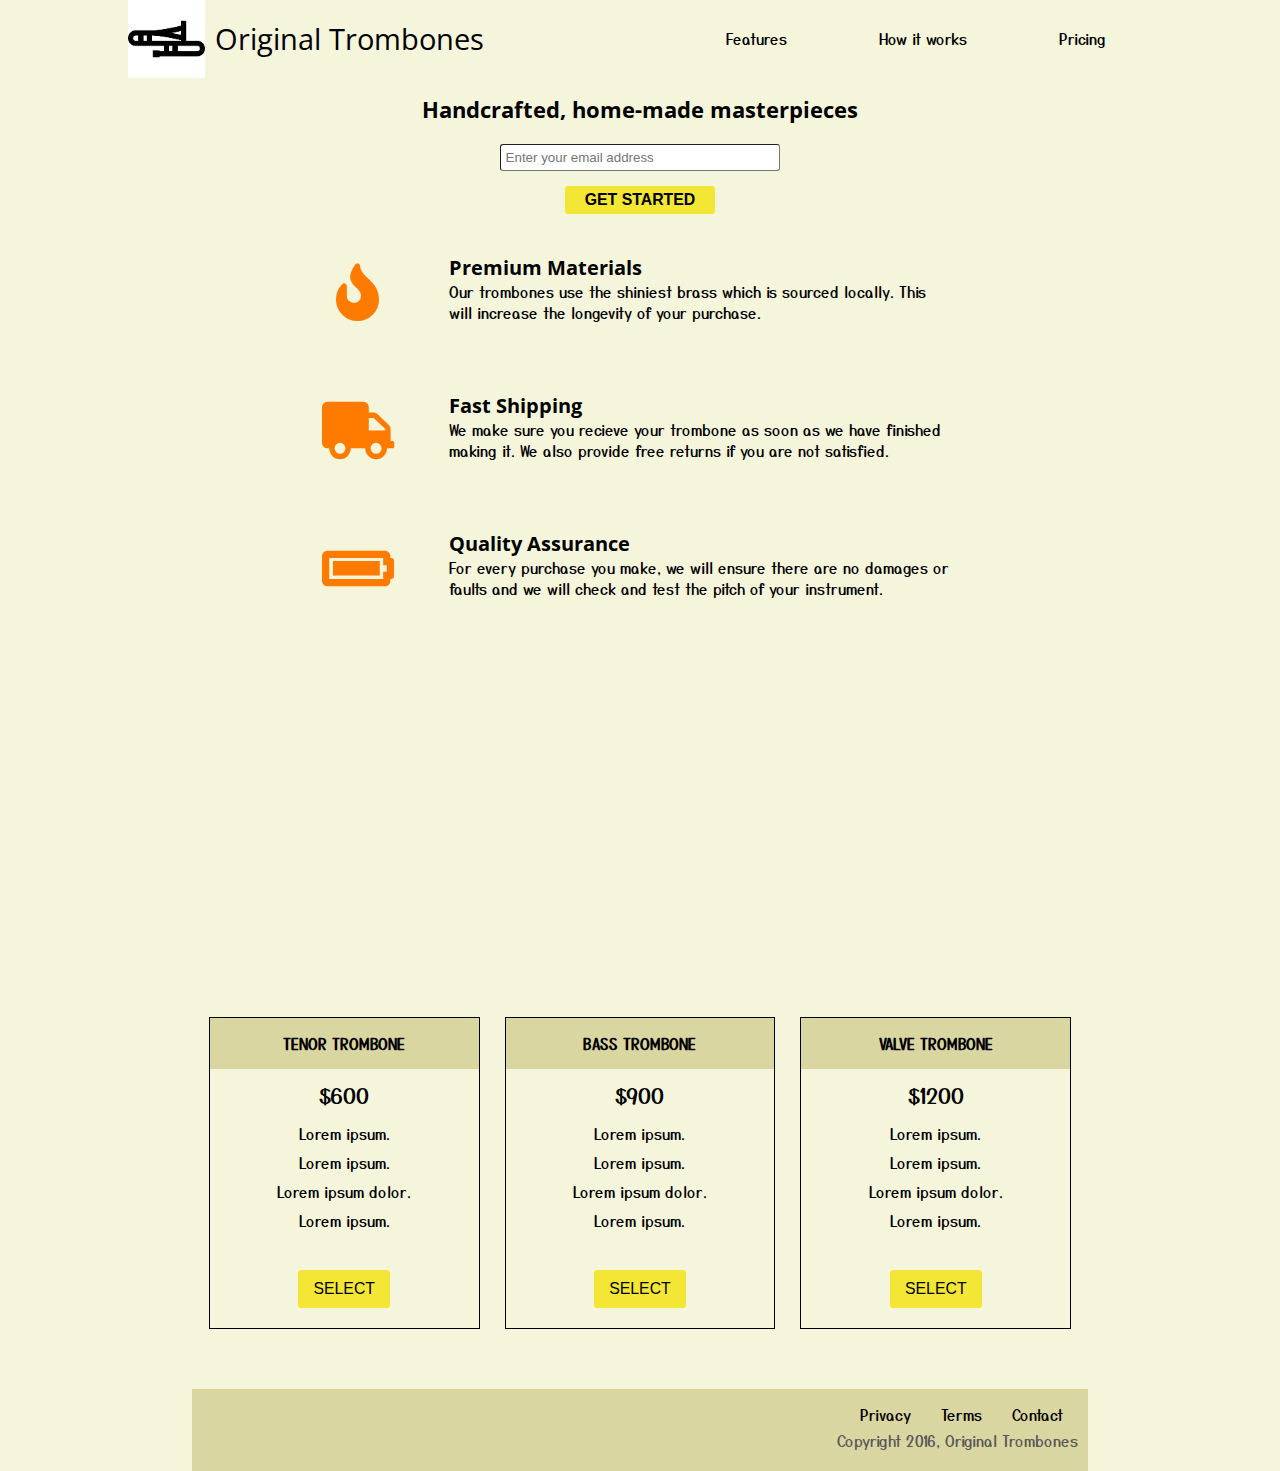
<file: Product landing page/index.html>
<!DOCTYPE html>
<html lang="en">
<head>
    <meta charset="UTF-8">
    <meta name="viewport" content="width=device-width, initial-scale=1.0">
    
    <title>Original Trombone</title>
    
    <link rel="stylesheet" href="assets/styles.css">
    <link rel="stylesheet" href="https://pro.fontawesome.com/releases/v5.13.0/css/all.css">
</head>
<body>
    <header id="header">
        <div id="logo-container">
            <img id="header-img" src="assets/images/images.png" alt="black tombone">
            <h1 id="title">Original Trombones</h1>
        </div>
        <nav id="nav-bar">
            <ul id="nav-links">
                <li><a class="nav-link" href=#features-container>Features</a></li>
                <li><a class="nav-link" href=#video>How it works</a></li>
                <li><a class="nav-link" href=#price-container>Pricing</a></li>
            </ul>
        </nav>
    </header>

    <main>
        <section id="signup">
            <h2>Handcrafted, home-made masterpieces</h2>
            <form id="form" action="https://www.freecodecamp.com/email-submit" method="post">
                <input id="email" type="email" placeholder="Enter your email address" name="email" required>
                <button id="submit">Get started</button>
            </form>
        </section>

        <section id="features-container">
            <div class="features">
                <i class="fas fa-fire fa-fw"></i>
                <div class="icon-text">
                    <h3>Premium Materials</h3>
                    <p>Our trombones use the shiniest brass which is sourced locally. This will increase the longevity of your purchase.</p>
                </div>
            </div>
            
            <div class="features">
                <i class="fas fa-truck fa-fw" ></i>
                <div class="icon-text">
                    <h3>Fast Shipping</h3>
                    <p>We make sure you recieve your trombone as soon as we have finished making it. We also provide free returns if you are not satisfied.</p>
                </div>
            </div>

            <div class="features">
                <i class="fas fa-battery-full fa-fw"></i>
                <div class="icon-text">
                    <h3>Quality Assurance</h3>
                    <p>For every purchase you make, we will ensure there are no damages or faults and we will check and test the pitch of your instrument.</p>
                </div>
            </div>
        </section>

        <section>
            <iframe id="video" width="560" height="315" src="https://www.youtube.com/embed/y8Yv4pnO7qc" frameborder="0" allow="accelerometer; autoplay; clipboard-write; encrypted-media; gyroscope; picture-in-picture" allowfullscreen></iframe>
        </section>
            
        <section id="price-container">
            <div class="card">
                <h4>TENOR TROMBONE</h4>
                <p>$600</p>
                <ul>
                    <li>Lorem ipsum.</li>
                    <li>Lorem ipsum.</li>
                    <li>Lorem ipsum dolor.</li>
                    <li>Lorem ipsum.</li>
                </ul>
                <button class="select-button">SELECT</button>
            </div>

            <div class="card">
                <h4>BASS TROMBONE</h4>
                <p>$900</p>
                <ul>
                    <li>Lorem ipsum.</li>
                    <li>Lorem ipsum.</li>
                    <li>Lorem ipsum dolor.</li>
                    <li>Lorem ipsum.</li>
                </ul>
                <button class="select-button">SELECT</button>
            </div>

            <div class="card">
                <h4>VALVE TROMBONE</h4>
                <p>$1200</p>
                <ul>
                    <li>Lorem ipsum.</li>
                    <li>Lorem ipsum.</li>
                    <li>Lorem ipsum dolor.</li>
                    <li>Lorem ipsum.</li>
                </ul>
                <button class="select-button">SELECT</button>
            </div>
        </section>
    </main>

    <footer>
        <ul>
            <li> <a href="#">Privacy</a> </li>
            <li> <a href="#">Terms</a> </li>
            <li> <a href="#">Contact</a> </li>
        </ul>
        <p>Copyright 2016, Original Trombones</p>
    </footer>

</body>
</html>
</file>
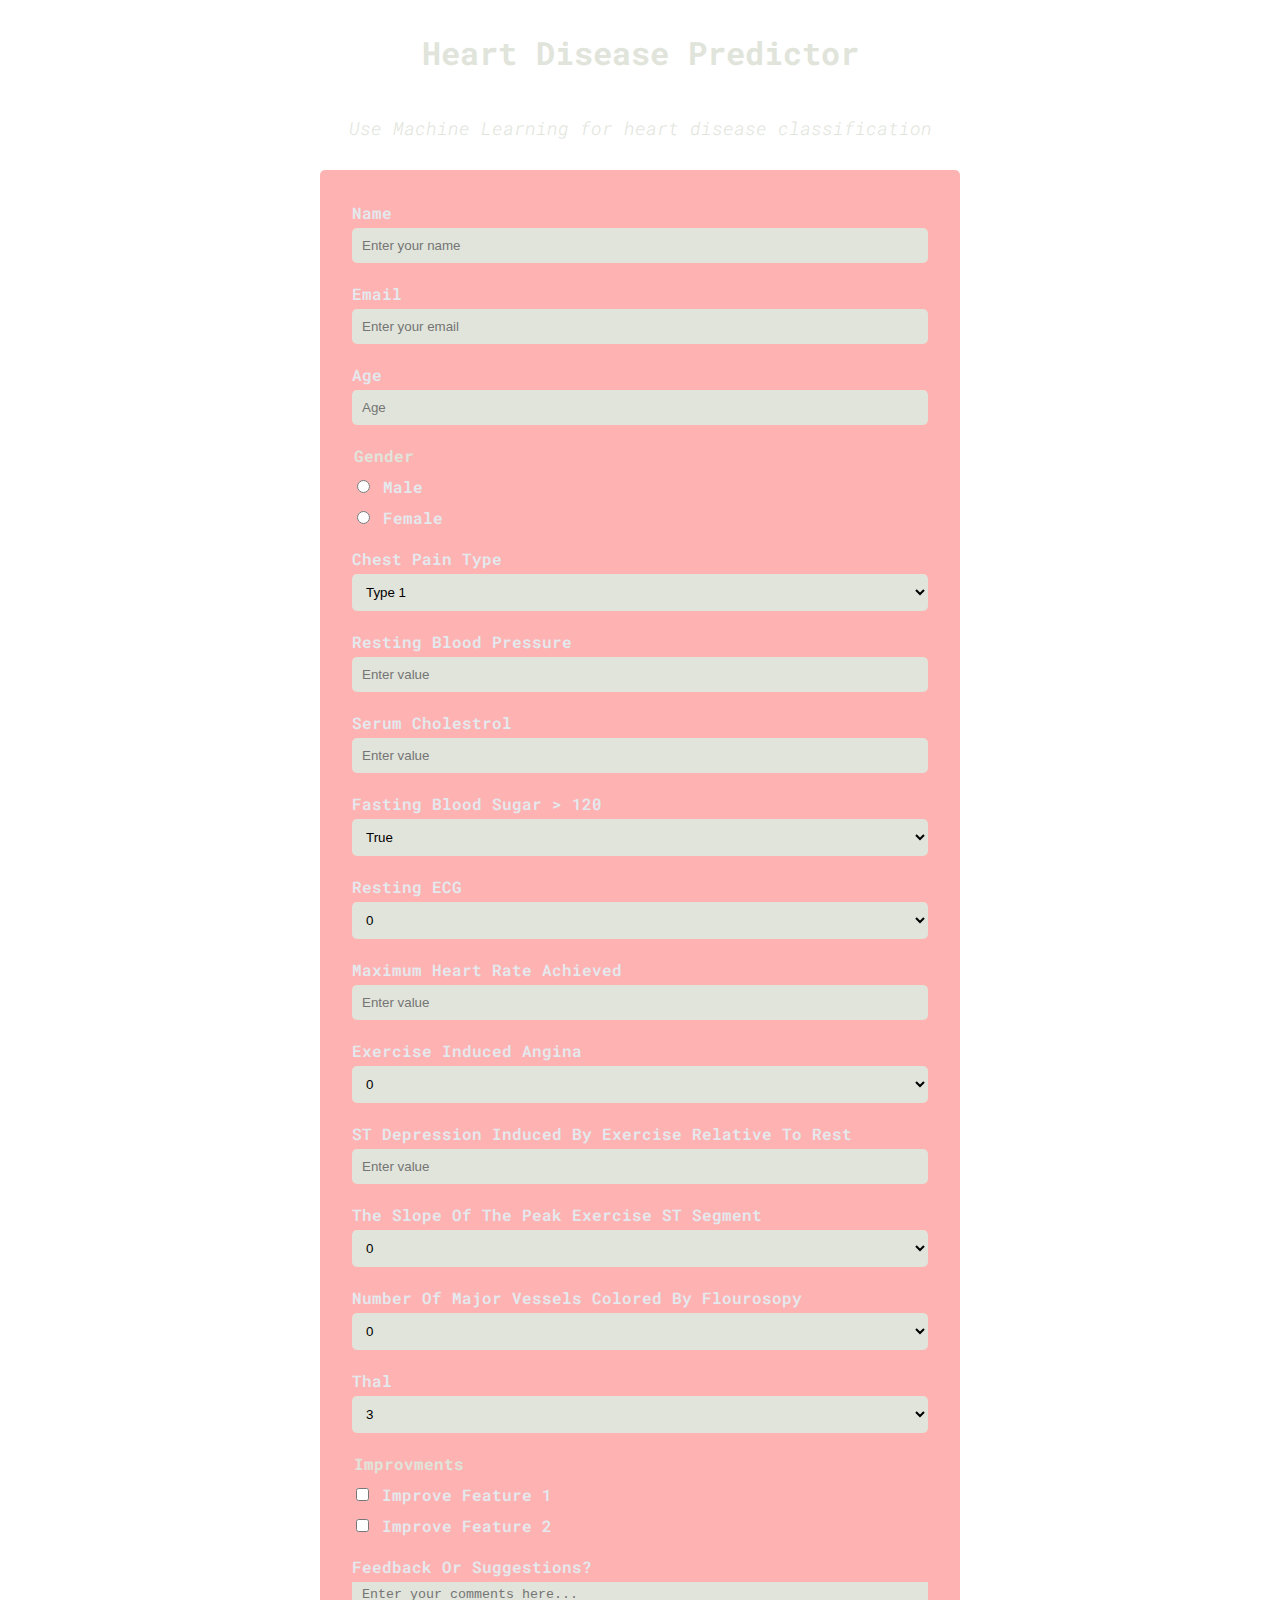
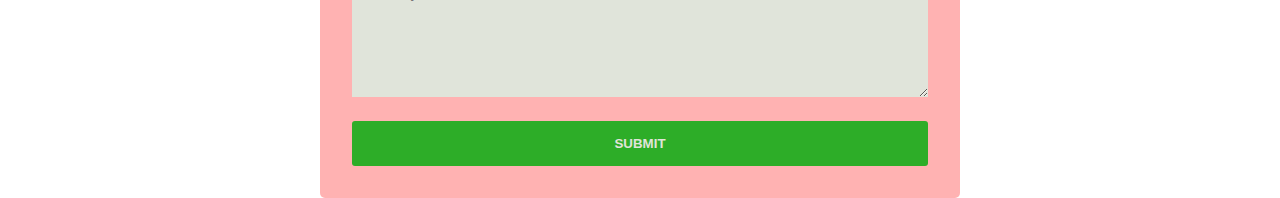
<file: survey/index.html>
<!DOCTYPE html>
<html lang="en">
<head>
    <meta charset="UTF-8">
    <meta name="viewport" content="width=device-width, initial-scale=1.0">
    <title>Heart Disease Predictor</title>

    <link href="assets/syles.css" rel="stylesheet">
</head>
<body class="main-bg">
    
    <header>
        <h1 id="title">Heart Disease Predictor</h1>
        <p id="description">Use Machine Learning for heart disease classification </p>
    </header>
    
    <form id="survey-form" action="">
        <div class="form-container">
            <section class="person-detail">
                <label for="name" id="name-label">Name</label>
                <input id="name" type="text" name="name" placeholder="Enter your name" required>
                
                <label for="email" id="email-label">Email</label>
                <input id="email" type="email" name="email" placeholder="Enter your email" required>
            </section>

            <section class="patient-detail">
            
                <label for="number" id="number-label">Age</label>
                <input id="number" type="number" name="age" placeholder="Age" min="45" max="110" required>
                
                <fieldset>
                    <legend>Gender</legend>
                    <div class="block">
                        <input type="radio" name="gender" id="male" value="male">
                        <label for="male" id="gender-label">Male</label>
                        
                    </div>
                    <div class="block">
                        <input type="radio" name="gender" id="female" value="female">
                        <label for="female" id="gender-label-f">Female</label>
                    </div>
                </fieldset>
                

                <label for="dropdown" id="cp-label">Chest Pain Type</label>
                <select name="chest-pain-type" id="dropdown">
                    <option value="type-1">Type 1</option>
                    <option value="type-2">Type 2</option>
                    <option value="type-3">Type 3</option>
                    <option value="type-4">Type 4</option>
                </select>

                <label for="trestbps" id="rest-bp-label">Resting Blood Pressure</label>
                <input type="number" name="rest-bp" id="rest-trestbps" placeholder="Enter value" required>

                <label for="trestbps" id="rest-bp-label">Serum Cholestrol</label>
                <input type="number" name="rest-bp" id="rest-trestbps" placeholder="Enter value" required>
                
                <label for="fbs" id="fasting-bs-label">Fasting Blood Sugar > 120</label>
                <select name="fbs-over-120" id="fbs">
                    <option value="type-1">True</option>
                    <option value="type-2">False</option>
                </select>

                <label for="restecg" id="restecg-label">Resting ECG</label>
                <select name="restecg" id="restecg">
                    <option value="0">0</option>
                    <option value="1">1</option>
                    <option value="2">2</option>
                </select>

                <label for="thalach" id="thalach-label">Maximum Heart Rate achieved</label>
                <input id="thalac" name="thalac" type="number" placeholder="Enter value" required>

                <label for="exang" id="exang-label">Exercise Induced Angina</label>
                <select name="exang" id="exang">
                    <option value="no">0</option>
                    <option value="yes">1</option>
                </select>
        
                <label for="oldpeak" id="oldpeak-label">ST depression induced by exercise relative to rest</label>
                <input id="oldpeak" name="oldpeak" type="number" placeholder="Enter value" required>

                <label for="slope" id="slope-label">The slope of the peak exercise ST segment</label>
                <select name="slope" id="slope">
                    <option value="0">0</option>
                    <option value="1">1</option>
                    <option value="2">2</option>
                </select>

                <label for="ca" id="ca-label">number of major vessels colored by flourosopy</label>
                <select name="ca" id="ca">
                    <option value="0">0</option>
                    <option value="1">1</option>
                    <option value="2">2</option>
                    <option value="3">3</option>
                </select>

                <label for="thal" id="thal-label">Thal</label>
                <select name="thal" id="thal">
                    <option value="normal">3</option>
                    <option value="fixed-defect">6</option>
                    <option value="reversible-defect">7</option>
                </select>
                
                <fieldset>
                    <legend>Improvments</legend>
                    <div class="block">
                        <input id="f1" type="checkbox" name="improvement-1" value="f1">
                        <label for="f1" id="f1-label">Improve Feature 1</label>
                    </div>
                    <div class="block">
                        <input id="f2" type="checkbox" name="improvement-2" value="f2">
                        <label for="f2" id="f2-label">Improve Feature 2</label>
                    </div>

                </fieldset>

                <label for="comment">Feedback or suggestions?</label>
                <textarea id="comment" rows="7" cols="50" placeholder="Enter your comments here..."></textarea>

                <button id="submit">SUBMIT</button>
            </section>
         </div>
        
    </form>
    
    
    
</body>
</html>
</file>
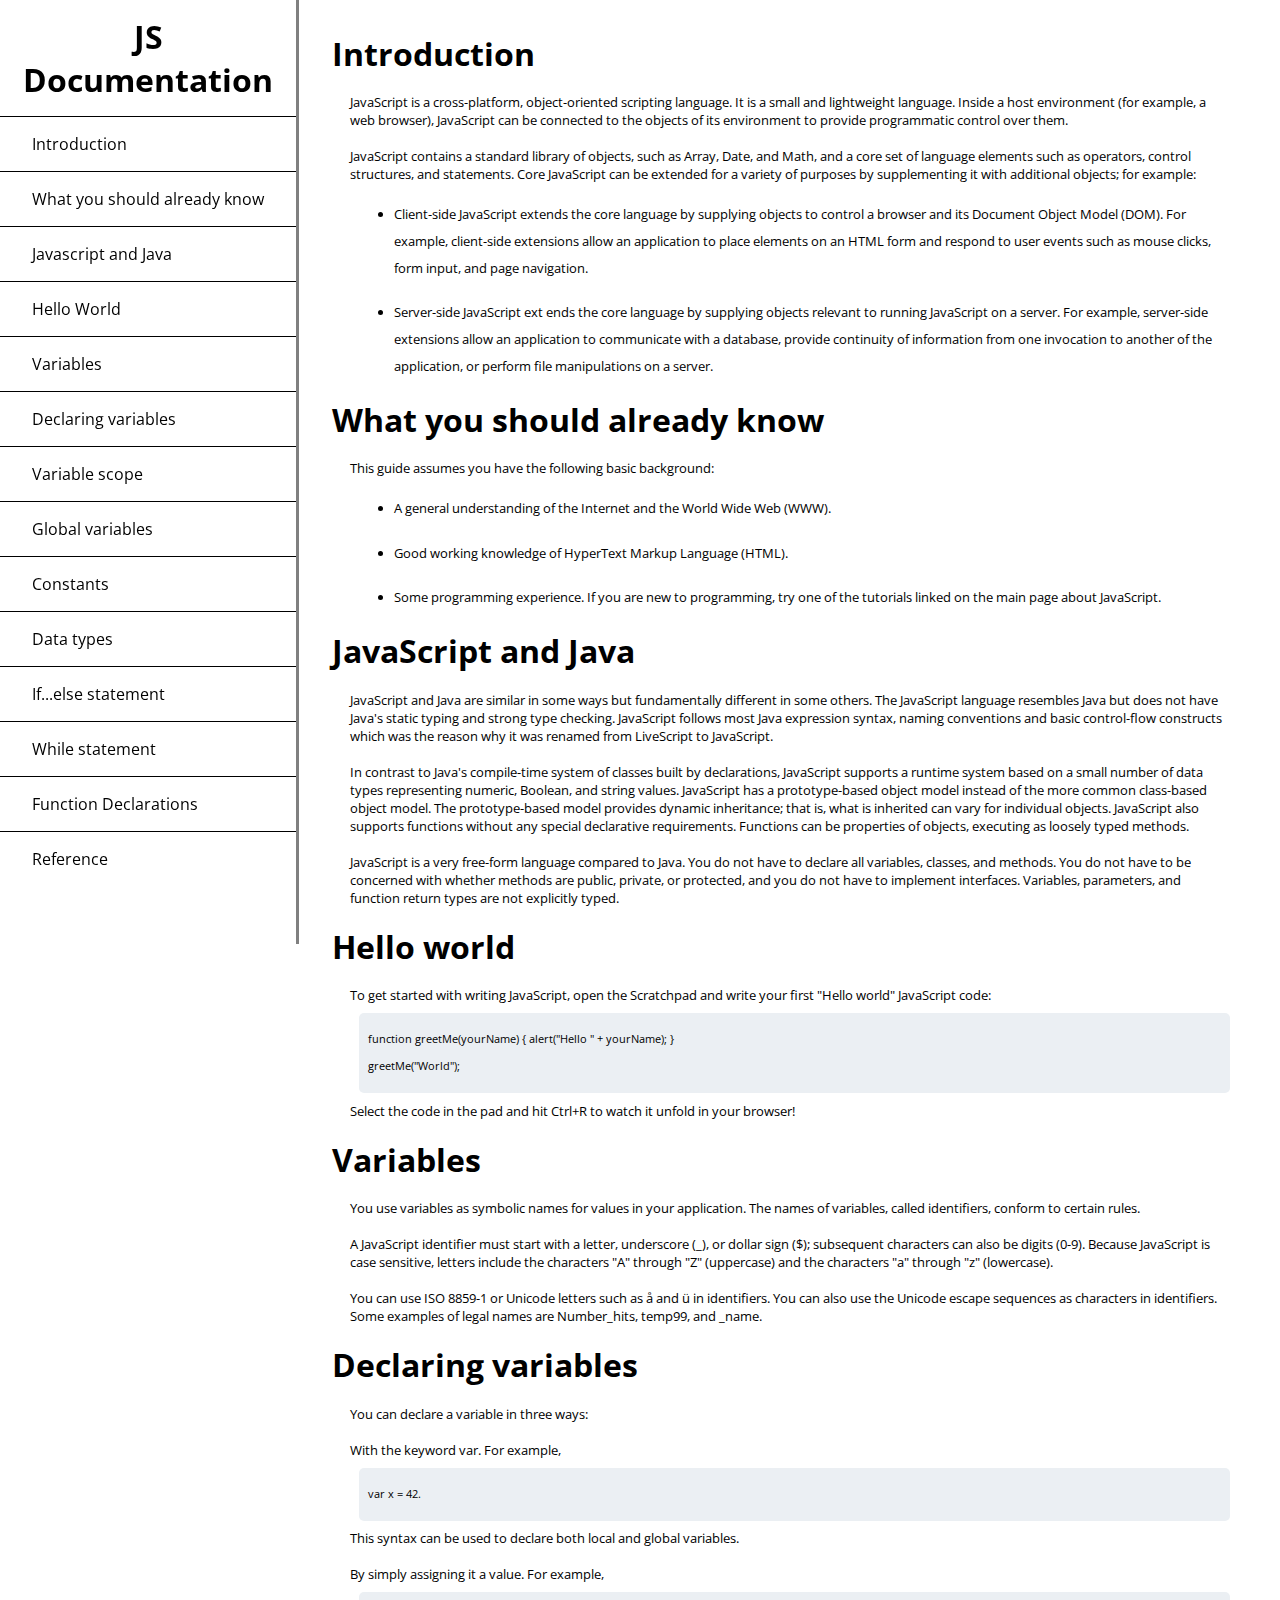
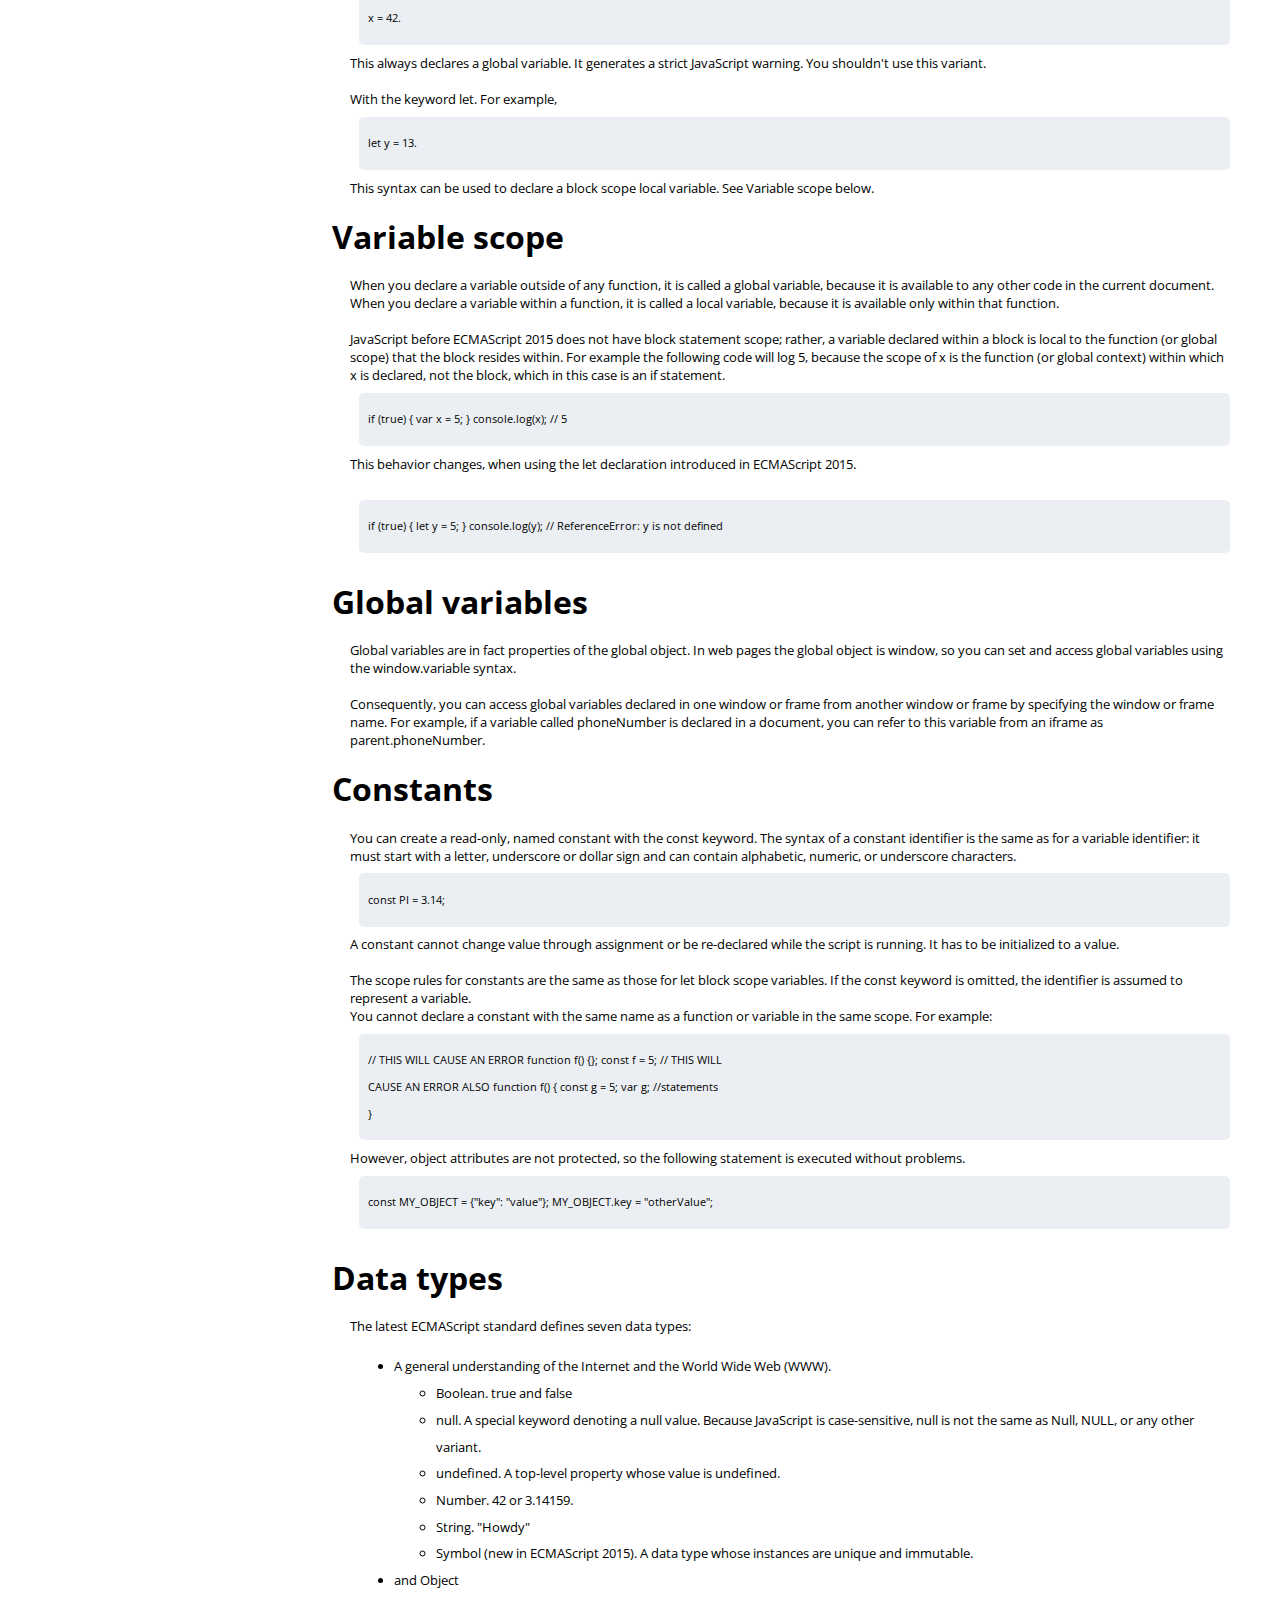
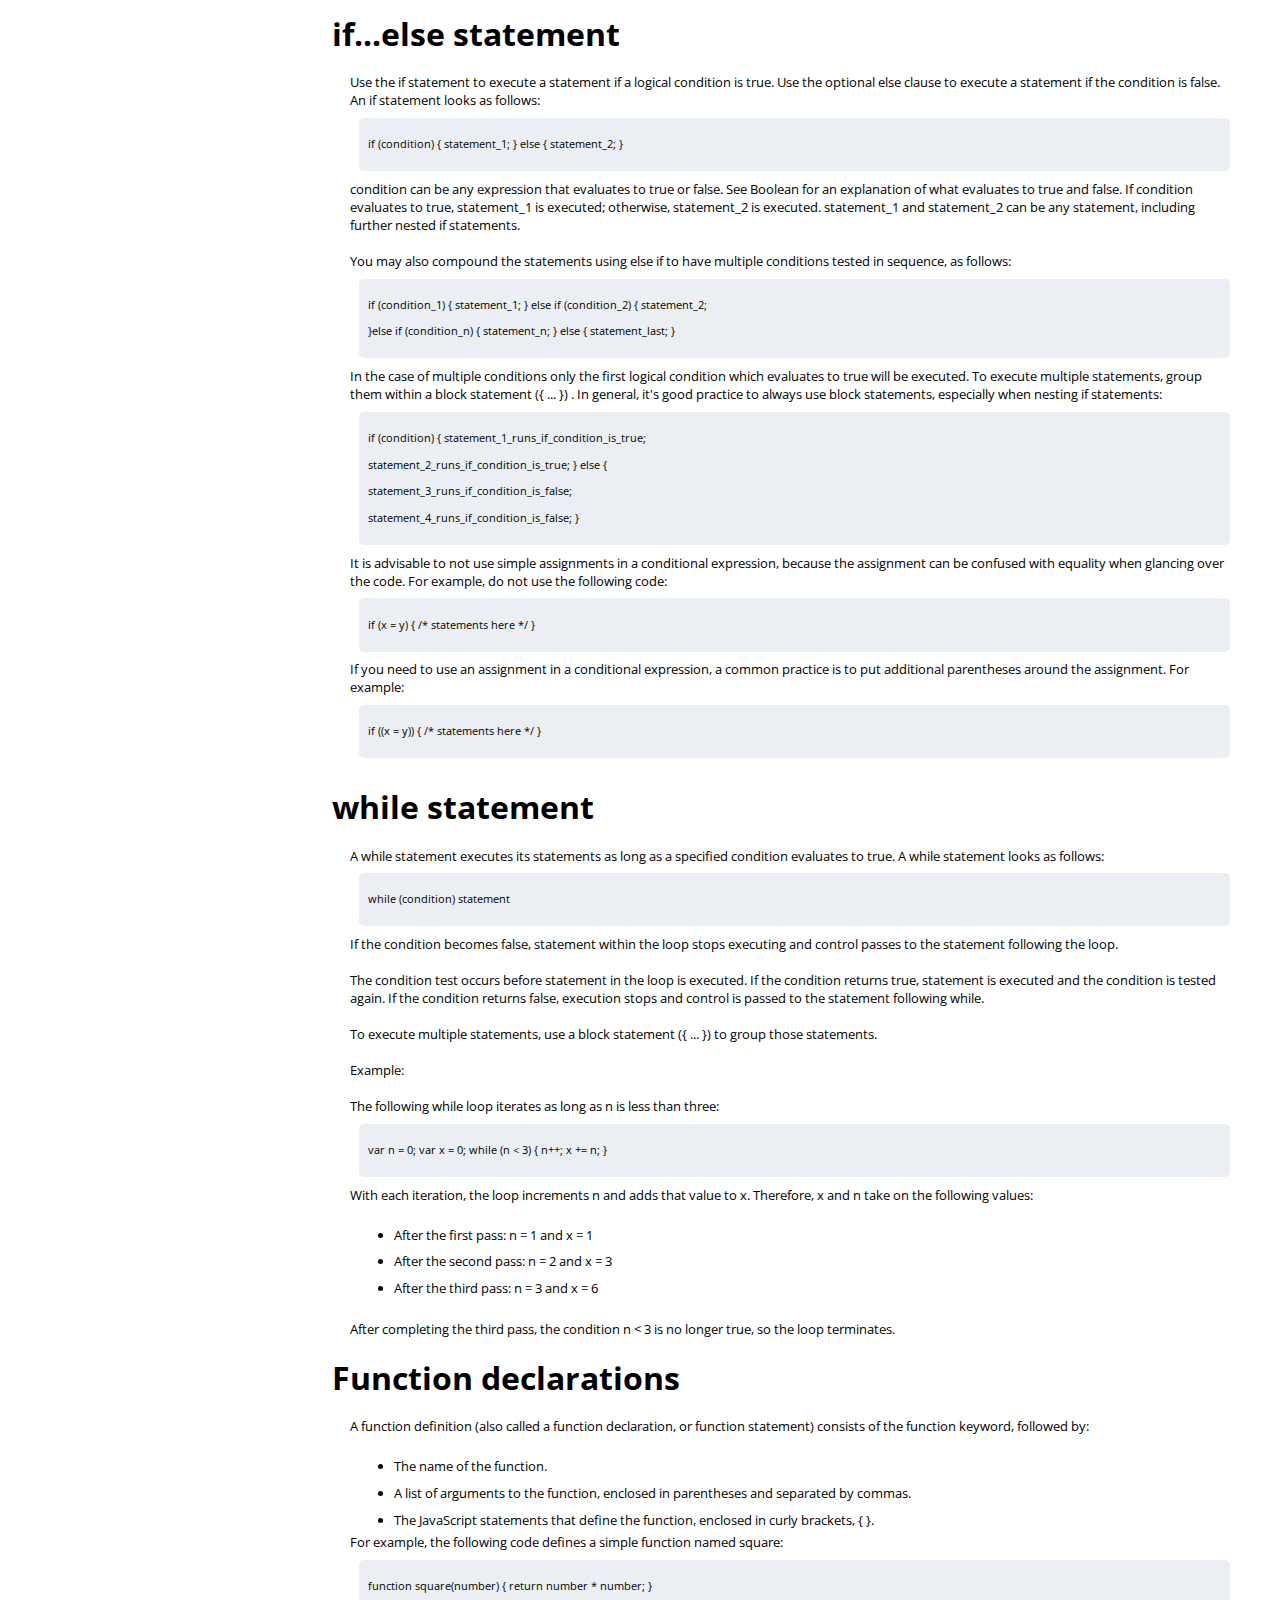
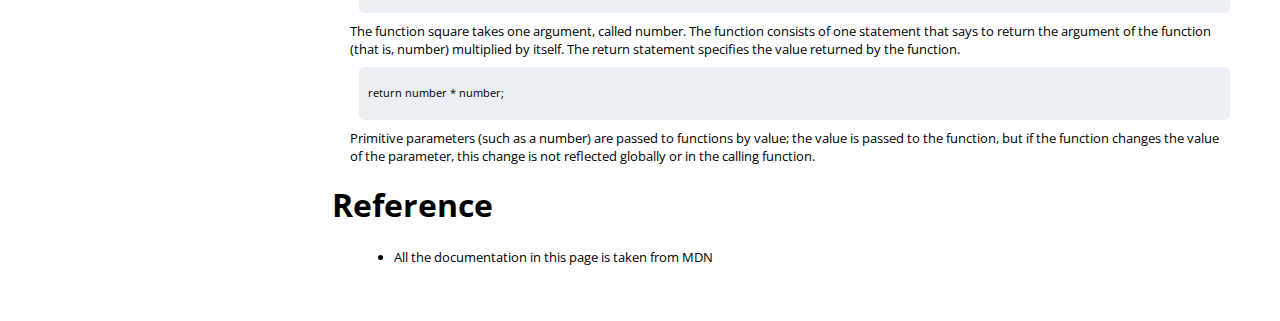
<file: technical documentation/index.html>
<!DOCTYPE html>
<html lang="en">
<head>
    <meta charset="UTF-8">
    <meta name="viewport" content="width=device-width, initial-scale=1.0">
    
    <title>Technical Documentation</title>

    <link rel="stylesheet" href="./Assets/styles.css">

</head>
<body>
    <aside>
        <div class="side-container">
            <header id="title">
                <h1>JS Documentation</h1>
            </header>
            
            <nav id="navbar">
                <ul id="nav-links">
                    <a href="#introduction"><li class="nav-link">Introduction</li></a>
                    <a href="#should-know"><li class="nav-link">What you should already know</li></a>
                    <a href="#js-java"><li class="nav-link">Javascript and Java</li></a>
                    <a href="#hello-world"><li class="nav-link">Hello World</li></a>
                    <a href="#variables"><li class="nav-link">Variables</li></a>
                    <a href="#d-var"><li class="nav-link">Declaring variables</li></a>
                    <a href="#var-scope"><li class="nav-link">Variable scope</li></a>
                    <a href="#var-globe"><li class="nav-link">Global variables</li></a>
                    <a href="#constants"><li class="nav-link">Constants</li></a>
                    <a href="#data-types"><li class="nav-link">Data types</li></a>
                    <a href="#if-else"><li class="nav-link">If...else statement</li></a>
                    <a href="#while"><li class="nav-link">While statement</li></a>
                    <a href="#func-dec"><li class="nav-link">Function Declarations</li></a>
                    <a href="#ref"><li class="nav-link">Reference</li></a>
                </ul>
            </nav>
        </div>
    </aside>

    <main id="main-doc">
        <section class="main-section">
            <header id="introduction">
                <h1>Introduction</h1>
            </header>
            <div class="text">
                <p>JavaScript is a cross-platform, object-oriented scripting language. It is a small and lightweight language. Inside a host environment (for example, a web browser), JavaScript can be connected to the objects of its environment to provide programmatic control over them.</p> 
                <br>
                <p>JavaScript contains a standard library of objects, such as Array, Date, and Math, and a core set of language elements such as operators, control structures, and statements. Core JavaScript can be extended for a variety of purposes by supplementing it with additional objects; for example:</p>
                <br>
                <ul>
                    <li>Client-side JavaScript extends the core language by supplying objects to control a browser and its Document Object Model (DOM). For example, client-side extensions allow an application to place elements on an HTML form and respond to user events such as mouse clicks, form input, and page navigation.</li>
                    <br>
                    <li>Server-side JavaScript ext
                        ends the core language by supplying objects relevant to running JavaScript on a server. For example, server-side extensions allow an application to communicate with a database, provide continuity of information from one invocation to another of the application, or perform file manipulations on a server.</li>
                </ul>
            </div>
        </section>

        <section class="main-section">
            <header id="should-know">
                <h1>What you should already know</h1>
            </header>
            
            <div class="text">
                <p>This guide assumes you have the following basic background:</p> 
                <br>
                <ul>
                    <li>A general understanding of the Internet and the World Wide Web (WWW).</li>
                    <br>
                    <li>Good working knowledge of HyperText Markup Language (HTML).</li>
                    <br>
                    <li>Some programming experience. If you are new to programming, try one of the tutorials linked on the main page about JavaScript.</li>
                </ul>
            </div>
        </section>

        <section class="main-section">
            <header id="js-java">
                <h1>JavaScript and Java</h1>
            </header>
            
            <div class="text">
                <p>JavaScript and Java are similar in some ways but fundamentally different in some others. The JavaScript language resembles Java but does not have Java's static typing and strong type checking. JavaScript follows most Java expression syntax, naming conventions and basic control-flow constructs which was the reason why it was renamed from LiveScript to JavaScript.</p> 
                <br>
                <p>In contrast to Java's compile-time system of classes built by declarations, JavaScript supports a runtime system based on a small number of data types representing numeric, Boolean, and string values. JavaScript has a prototype-based object model instead of the more common class-based object model. The prototype-based model provides dynamic inheritance; that is, what is inherited can vary for individual objects. JavaScript also supports functions without any special declarative requirements. Functions can be properties of objects, executing as loosely typed methods.</p>
                <br>
                <p>JavaScript is a very free-form language compared to Java. You do not have to declare all variables, classes, and methods. You do not have to be concerned with whether methods are public, private, or protected, and you do not have to implement interfaces. Variables, parameters, and function return types are not explicitly typed.</p>
            </div>
        </section>

        <section class="main-section">
            <header id="hello-world">
                <h1>Hello world</h1>
            </header>

            <div class="text">
                <p>To get started with writing JavaScript, open the Scratchpad and write your first "Hello world" JavaScript code:
                </p> 
                <div class="code-container">
                    <div class="code">
                        <p>function greetMe(yourName) { alert("Hello " + yourName); }</p>
                        <p>greetMe("World");</p>
                    </div>
                </div>
                <p>Select the code in the pad and hit Ctrl+R to watch it unfold in your browser!</p> 
            </div>
        </section>
        
        <section class="main-section">
            <header id="variables">
                <h1>Variables</h1>
            </header>

            <div class="text">
                <p>You use variables as symbolic names for values in your application. The names of variables, called identifiers, conform to certain rules.
                </p> 
                <br>
                <p>A JavaScript identifier must start with a letter, underscore (_), or dollar sign ($); subsequent characters can also be digits (0-9). Because JavaScript is case sensitive, letters include the characters "A" through "Z" (uppercase) and the characters "a" through "z" (lowercase).
                </p> 
                <br>
                <p>You can use ISO 8859-1 or Unicode letters such as å and ü in identifiers. You can also use the Unicode escape sequences as characters in identifiers. Some examples of legal names are Number_hits, temp99, and _name.</p>
            </div>
        </section>
        
        <section class="main-section">
            <header id="d-var">
                <h1>Declaring variables</h1>
            </header>

            <div class="text">
                <p>You can declare a variable in three ways:
                </p> 
                <br>
                <p>With the keyword var. For example,</p>
                <div class="code-container">
                    <div class="code">
                        <p>var x = 42.</p>
                    </div>
                </div>
                <p>This syntax can be used to declare both local and global variables.</p> 
                <br>
                <p>By simply assigning it a value. For example,</p>
                <div class="code-container">
                    <div class="code">
                        <p>x = 42.</p>
                    </div>
                </div>
                <p>This always declares a global variable. It generates a strict JavaScript warning. You shouldn't use this variant.                </p>
                <br>
                <p>With the keyword let. For example,                </p>
                <div class="code-container">
                    <div class="code">
                        <p>let y = 13.</p>
                    </div>
                </div>
                <p>This syntax can be used to declare a block scope local variable. See Variable scope below.                </p>
            </div>
        </section>

        <section class="main-section">
            <header id="var-scope">
                <h1>Variable scope</h1>
            </header>

            <div class="text">
                <p>When you declare a variable outside of any function, it is called a global variable, because it is available to any other code in the current document. When you declare a variable within a function, it is called a local variable, because it is available only within that function.</p> 
                <br>
                <p>JavaScript before ECMAScript 2015 does not have block statement scope; rather, a variable declared within a block is local to the function (or global scope) that the block resides within. For example the following code will log 5, because the scope of x is the function (or global context) within which x is declared, not the block, which in this case is an if statement.</p>
                <div class="code-container">
                    <div class="code">
                        <p>if (true) { var x = 5; } console.log(x); // 5</p>
                    </div>
                </div>
                <p>This behavior changes, when using the let declaration introduced in ECMAScript 2015.</p> 
                <br>
                <div class="code-container">
                    <div class="code">
                        <p>if (true) { let y = 5; } console.log(y); // ReferenceError: y is not defined</p>
                    </div>
                </div>
            </div>
        </section>

        <section class="main-section">
            <header id="var-globe">
                <h1>Global variables</h1>
            </header>
            
            <div class="text">
                <p>Global variables are in fact properties of the global object. In web pages the global object is window, so you can set and access global variables using the window.variable syntax.</p> 
                <br>
                <p>Consequently, you can access global variables declared in one window or frame from another window or frame by specifying the window or frame name. For example, if a variable called phoneNumber is declared in a document, you can refer to this variable from an iframe as parent.phoneNumber.</p>
            </div>
        </section>

        <section class="main-section">
            <header id="constants">
                <h1>Constants</h1>
            </header>
            
            <div class="text">
                <p>You can create a read-only, named constant with the const keyword. The syntax of a constant identifier is the same as for a variable identifier: it must start with a letter, underscore or dollar sign and can contain alphabetic, numeric, or underscore characters.</p> 
                <div class="code-container">
                    <div class="code">
                        <p>const PI = 3.14;</p>
                    </div>
                </div>
                <p>A constant cannot change value through assignment or be re-declared while the script is running. It has to be initialized to a value.</p>
                <br>
                <p>The scope rules for constants are the same as those for let block scope variables. If the const keyword is omitted, the identifier is assumed to represent a variable.</p>
                <p>You cannot declare a constant with the same name as a function or variable in the same scope. For example:</p>
                <div class="code-container">
                    <div class="code">
                        <p>// THIS WILL CAUSE AN ERROR function f() {}; const f = 5; // THIS WILL</p>
                        <p>CAUSE AN ERROR ALSO function f() { const g = 5; var g; //statements
                        </p>
                        <p>}</p>
                    </div>
                </div>
                <p>However, object attributes are not protected, so the following statement is executed without problems.                </p>
                <div class="code-container">
                    <div class="code">
                        <p> const MY_OBJECT = {"key": "value"}; MY_OBJECT.key = "otherValue";</p>
                    </div>
                </div>
            </div>
        </section>

        <section class="main-section">
            <header id="data-types">
                <h1>Data types</h1>
            </header>
            
            <div class="text">
                <p>The latest ECMAScript standard defines seven data types:</p> 
                <br>
                <ul>
                    <li>A general understanding of the Internet and the World Wide Web (WWW).
                        <ul>
                            <li>Boolean. true and false</li>
                            <li>null. A special keyword denoting a null value. Because JavaScript is case-sensitive, null is not the same as Null, NULL, or any other variant.</li>
                            <li>undefined. A top-level property whose value is undefined.
                            </li>
                            <li>Number. 42 or 3.14159.</li>
                            <li>String. "Howdy"</li>
                            <li>Symbol (new in ECMAScript 2015). A data type whose instances are unique and immutable.</li>
                        </ul>
                    </li>
                    <li>and Object</li>
                </ul>
            </div>
        </section>

        <section class="main-section">
            <header id="if-else">
                <h1>if...else statement</h1>
            </header>
            
            <div class="text">
                <p>Use the if statement to execute a statement if a logical condition is true. Use the optional else clause to execute a statement if the condition is false. An if statement looks as follows:</p> 
                <div class="code-container">
                    <div class="code">
                        <p>if (condition) { statement_1; } else { statement_2; }</p>
                    </div>
                </div>
                <p>condition can be any expression that evaluates to true or false. See Boolean for an explanation of what evaluates to true and false. If condition evaluates to true, statement_1 is executed; otherwise, statement_2 is executed. statement_1 and statement_2 can be any statement, including further nested if statements.</p>
                <br>
                <p>You may also compound the statements using else if to have multiple conditions tested in sequence, as follows:</p>
                <div class="code-container">
                    <div class="code">
                        <p>if (condition_1) { statement_1; } else if (condition_2) { statement_2;</p>
                        <p>}else if (condition_n) { statement_n; } else { statement_last; }</p>
                    </div>
                </div>
                <p>In the case of multiple conditions only the first logical condition which evaluates to true will be executed. To execute multiple statements, group them within a block statement ({ ... }) . In general, it's good practice to always use block statements, especially when nesting if statements:</p>
                <div class="code-container">
                    <div class="code">
                        <p>if (condition) { statement_1_runs_if_condition_is_true;</p>
                        <p>statement_2_runs_if_condition_is_true; } else {</p>
                        <p>statement_3_runs_if_condition_is_false;</p>
                        <p>statement_4_runs_if_condition_is_false; }</p>
                    </div>
                </div>
                <p>It is advisable to not use simple assignments in a conditional expression, because the assignment can be confused with equality when glancing over the code. For example, do not use the following code:</p>
                <div class="code-container">
                    <div class="code">
                        <p>if (x = y) { /* statements here */ }</p>
                    </div>
                </div>
                <p>If you need to use an assignment in a conditional expression, a common practice is to put additional parentheses around the assignment. For example:</p>
                <div class="code-container">
                    <div class="code">
                        <p>if ((x = y)) { /* statements here */ }</p>
                    </div>
                </div>
            </div>
        </section>

        <section class="main-section">
            <header id="while">
                <h1>while statement</h1>
            </header>
            
            <div class="text">
                <p>A while statement executes its statements as long as a specified condition evaluates to true. A while statement looks as follows:
                </p> 
                <div class="code-container">
                    <div class="code">
                        <p>while (condition) statement</p>
                    </div>
                </div>
                <p>If the condition becomes false, statement within the loop stops executing and control passes to the statement following the loop.</p>
                <br>
                <p>The condition test occurs before statement in the loop is executed. If the condition returns true, statement is executed and the condition is tested again. If the condition returns false, execution stops and control is passed to the statement following while.</p>
                <br>
                <p>To execute multiple statements, use a block statement ({ ... }) to group those statements.</p>
                <br>
                <p>Example:</p>
                <br>
                <p>The following while loop iterates as long as n is less than three:</p>
                <div class="code-container">
                    <div class="code">
                        <p>var n = 0; var x = 0; while (n < 3) { n++; x += n; }</p>
                    </div>
                </div>
                <p>With each iteration, the loop increments n and adds that value to x. Therefore, x and n take on the following values:</p>
                <br>
                <ul>
                    <li>After the first pass: n = 1 and x = 1</li>
                    <li>After the second pass: n = 2 and x = 3</li>
                    <li>After the third pass: n = 3 and x = 6</li>
                </ul>
                <br>
                <p>After completing the third pass, the condition n < 3 is no longer true, so the loop terminates.<p>
            </div>
        </section>

        <section class="main-section">
            <header id="func-dec">
                <h1>Function declarations</h1>
            </header>

            <div class="text">
                <p>A function definition (also called a function declaration, or function statement) consists of the function keyword, followed by:                </p>
                <br>
                <ul>
                    <li>The name of the function.</li>
                    <li>A list of arguments to the function, enclosed in parentheses and separated by commas.</li>
                    <li>The JavaScript statements that define the function, enclosed in curly brackets, { }.</li>
                </ul>
                <p>For example, the following code defines a simple function named square:</p>
                <div class="code-container">
                    <div class="code">
                        <p>function square(number) { return number * number; }</p>
                    </div>
                </div>
                <p>The function square takes one argument, called number. The function consists of one statement that says to return the argument of the function (that is, number) multiplied by itself. The return statement specifies the value returned by the function.</p>
                <div class="code-container">
                    <div class="code">
                        <p>return number * number;</p>
                    </div>
                </div>
                <p>Primitive parameters (such as a number) are passed to functions by value; the value is passed to the function, but if the function changes the value of the parameter, this change is not reflected globally or in the calling function.</p>
            </div>
        </section>

        <section class="main-section">
            <header id="ref">
                <h1>Reference</h1>
            </header>
            
            <div class="text">
                <ul>
                    <li>All the documentation in this page is taken from <a href="https://developer.mozilla.org/en-US/docs/Web/JavaScript/Guide">MDN</a></li>
                </ul>
            </div>
        </section>
    </main>
</body>
</html>
</file>
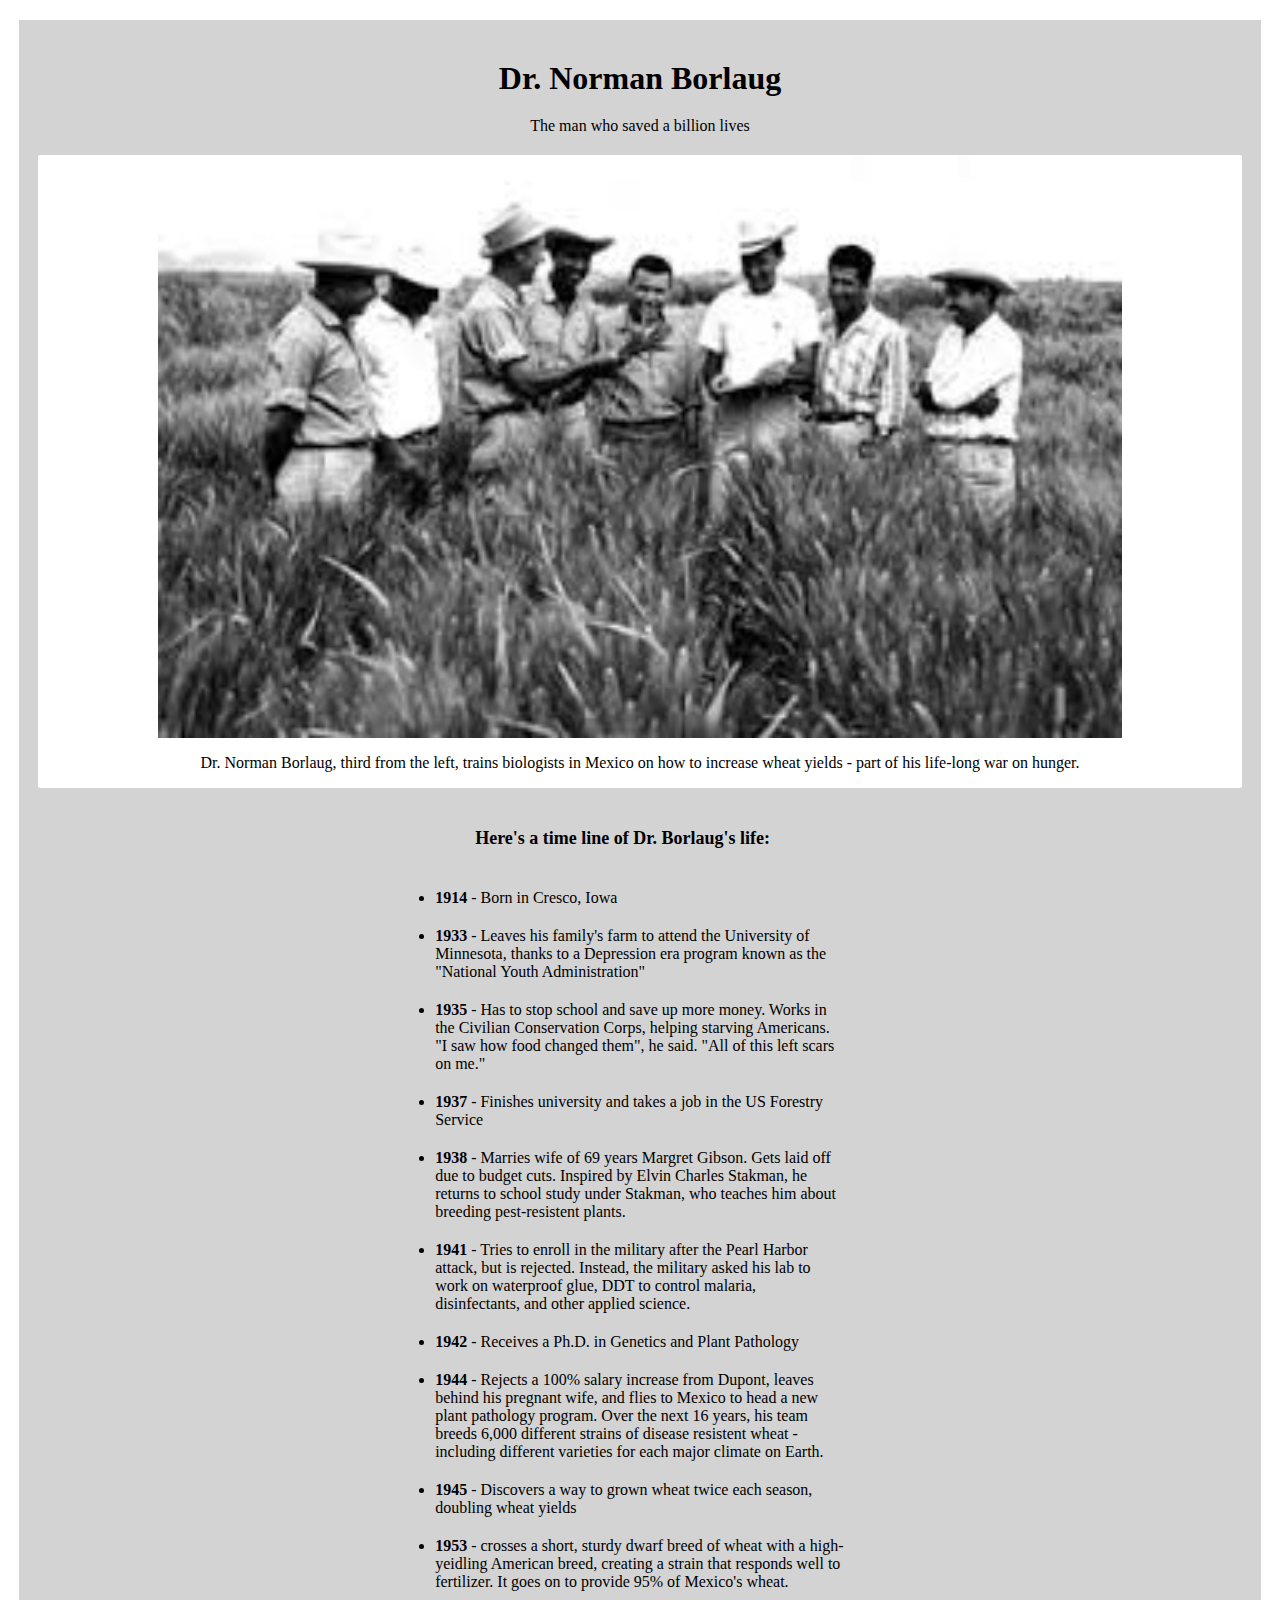
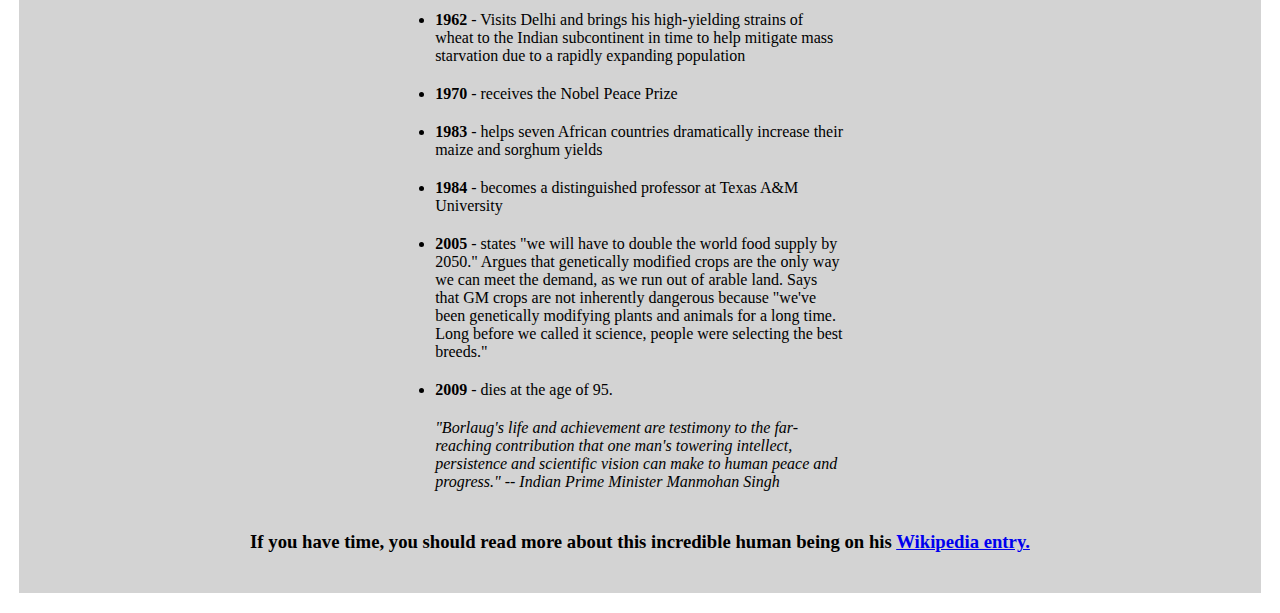
<file: Tribute/index.html>
<!DOCTYPE html>
<html lang="en">
<head>
    <meta charset="UTF-8">
    <meta name="viewport" content="width=device-width, initial-scale=1.0">

    <link href="assets/style.css" rel="stylesheet">
    <title>Malcom X Tribute</title>
</head>
<body>

    <article id="main">
        <header id="title">
            <h1>Dr. Norman Borlaug</h1>
            <p>The man who saved a billion lives</p>
        </header>

        <div id="img-div">
            <div class="main-img">
                <img id="image" src="assets/images/download.jpeg" alt="Dr Borlaug in a field with collegues">
            </div>
            <p id="img-caption"> Dr. Norman Borlaug, third from the left, trains biologists in Mexico on how to increase wheat yields - part of his life-long war on hunger.
            </p>
        </div>

       <div id="tribute-info">
            <h2>Here's a time line of Dr. Borlaug's life:</h2>
            <ul>
                <li><span>1914</span> - Born in Cresco, Iowa</li>
                <li><span>1933</span> - Leaves his family's farm to attend the University of Minnesota, thanks to a Depression era program known as the "National Youth Administration"</li>
                <li><span>1935</span> - Has to stop school and save up more money. Works in the Civilian Conservation Corps, helping starving Americans. "I saw how food changed them", he said. "All of this left scars on me."</li>
                <li><span>1937</span> - Finishes university and takes a job in the US Forestry Service
                </li>
                <li><span>1938</span> - Marries wife of 69 years Margret Gibson. Gets laid off due to budget cuts. Inspired by Elvin Charles Stakman, he returns to school study under Stakman, who teaches him about breeding pest-resistent plants.
                </li>
                <li><span>1941</span> - Tries to enroll in the military after the Pearl Harbor attack, but is rejected. Instead, the military asked his lab to work on waterproof glue, DDT to control malaria, disinfectants, and other applied science.
                </li>
                <li><span>1942</span> - Receives a Ph.D. in Genetics and Plant Pathology
                </li>
                <li><span>1944</span> - Rejects a 100% salary increase from Dupont, leaves behind his pregnant wife, and flies to Mexico to head a new plant pathology program. Over the next 16 years, his team breeds 6,000 different strains of disease resistent wheat - including different varieties for each major climate on Earth.
                </li>
                <li><span>1945</span> - Discovers a way to grown wheat twice each season, doubling wheat yields
                </li>
                <li><span>1953</span> - crosses a short, sturdy dwarf breed of wheat with a high-yeidling American breed, creating a strain that responds well to fertilizer. It goes on to provide 95% of Mexico's wheat.
                </li>
                <li><span>1962</span> - Visits Delhi and brings his high-yielding strains of wheat to the Indian subcontinent in time to help mitigate mass starvation due to a rapidly expanding population
                </li>
                <li><span>1970</span> - receives the Nobel Peace Prize
                </li>
                <li><span>1983</span> - helps seven African countries dramatically increase their maize and sorghum yields
                </li>
                <li><span>1984</span> - becomes a distinguished professor at Texas A&M University
                </li>
                <li><span>2005</span> - states "we will have to double the world food supply by 2050." Argues that genetically modified crops are the only way we can meet the demand, as we run out of arable land. Says that GM crops are not inherently dangerous because "we've been genetically modifying plants and animals for a long time. Long before we called it science, people were selecting the best breeds."
                </li>
                <li><span>2009</span> - dies at the age of 95.
                </li>
            </ul>
            <p class="ital">"Borlaug's life and achievement are testimony to the far-reaching contribution that one man's towering intellect, persistence and scientific vision can make to human peace and progress."

                -- Indian Prime Minister Manmohan Singh</p>
        </div>
        <footer>
            <h3>If you have time, you should read more about this incredible human being on his <a href="https://en.wikipedia.org/wiki/Norman_Borlaug" target="_blank" id="tribute-link">Wikipedia entry.</a>
            </h3>
        </footer>

    </article>
</body>
</html>
</file>
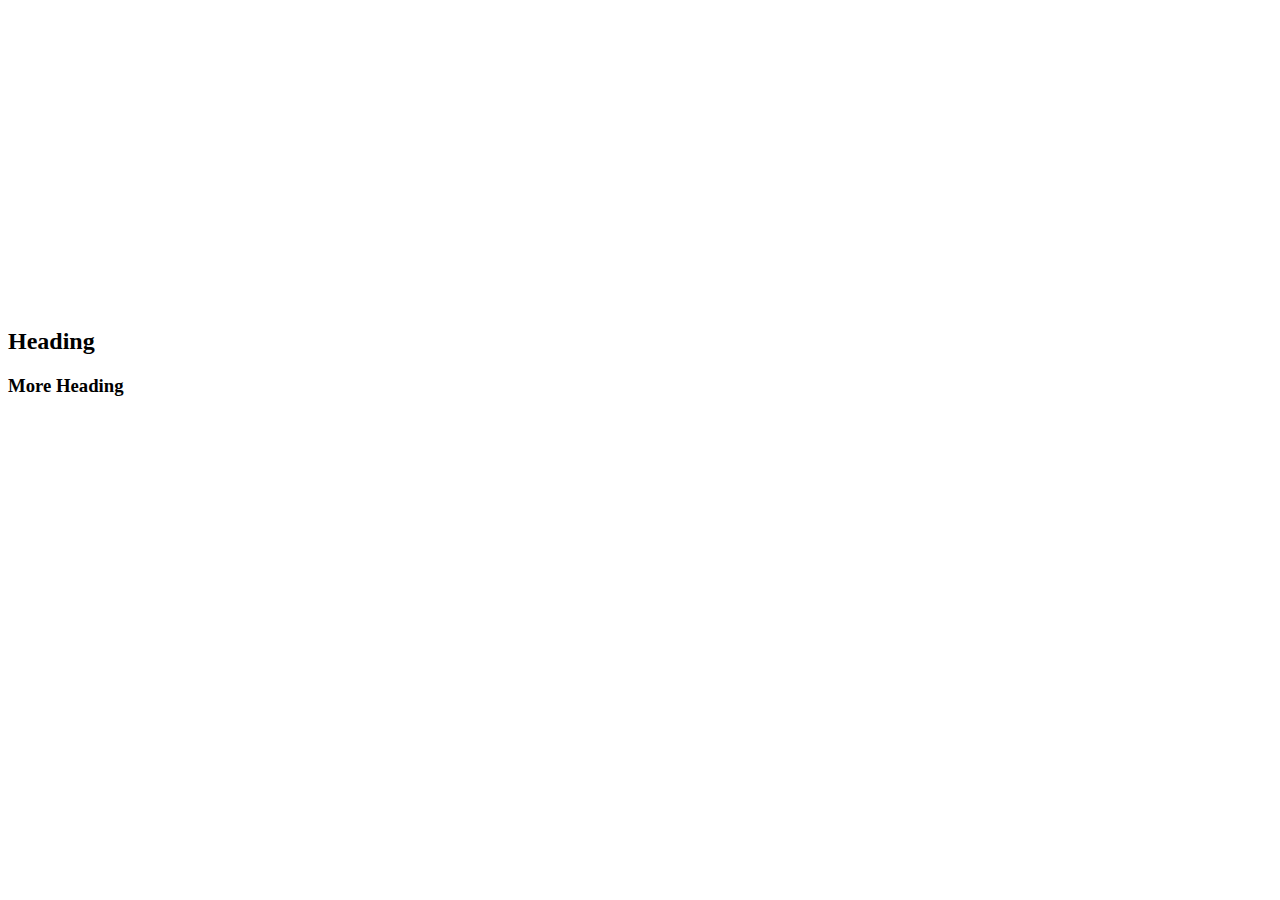
<file: Coders Coffeehouse/testing.html>
<!DOCTYPE html>
<html lang="en">
<head>
    <meta charset="UTF-8">
    <meta name="viewport" content="width=device-width, initial-scale=1.0">

    <link rel="stylesheet" href="test.css">
    <title>TESTING</title>
</head>
<body>
    <div class="background"></div>

    <div>
        <h2>Heading</h2>
        <h3>More Heading</h3>
    </div>
</body>
</html>
</file>
<file: Product landing page/assets/styles.css>
@import url('https://fonts.googleapis.com/css2?family=Open+Sans:wght@300;400;600;700;800&family=Yusei+Magic&display=swap');
body {
    margin: 0;
    padding: 0;
    font-family: 'Yusei Magic', sans-serif;
    background-color: beige;
    font-size: 0.9em;
}

h1, h2, h3 {
    font-family: 'Open Sans', sans-serif;
}

h1 {
    font-weight: 400;
}

h2 {
    font-weight: 700;
}

h3 {
    font-weight: 700;
}

main {
    width: 70%;
    margin: auto;
}

/* header */
header {
    display: flex;
    width: 80%;
    margin: auto;
    align-items: center;
    position: sticky;
    left:0;
    right: 0;
    top: 0;
    background-color: beige;
    z-index: 1;
}   

#logo-container, #nav-links {
    display: flex;
}

#logo-container {
    flex: 1;
}

#header-img {
    width: 15%;
}

#title {
    margin-left: 2%;
}

#nav-bar {
    flex: 1;
}

#nav-links {
    list-style: none;
    justify-content: space-around;
    
}
.nav-link {
    color: black;
    text-decoration: none;
}

.nav-link:hover {
    color:rgb(255, 123, 0);
}

/* signup */

#signup {
    width: 50%;
    margin: auto;
    text-align: center;
}

#signup h2 {
    margin-bottom: 20px;
}

#email {
    width: 60%;
    padding: 5px;
    border-radius: 3px;
    border-width: 1px;
}

#submit {
    display: block;
    background-color: rgb(243, 230, 52);
    margin: 15px auto;
    padding: 5px 20px;
    border-style: none;
    border-radius: 3px;
    font-weight: 600;
    text-transform: uppercase;
    font-size: 1.1em;
}

/* section-container */

#section-container {
    width: 80%;
    margin:  auto;
    padding: 60px 20px 30px 20px;
    font-size: 0.9em;
}

.features {
    width: 80%;
    margin: auto;
    align-items: center;
}

.icon-text {
    padding: 0 10px;
    width: 70%;
    display: inline-block;
}

.icon-text > h3 {
    margin-bottom: 0;
}

.icon-text > p {
    margin-top: 0;
}

i {
    color:rgb(255, 123, 0);
    padding: 40px;
    font-size: 4em;
    position: relative;
    top: -5px;
}

.icon-text h3 {
    font-size: 20px;
    font-weight:bold;
}

/* Section-video*/
#video {
    margin-top: 0;  
    padding-top: 0; 
}

iframe {
    display:block;
    margin: 0 auto;
}

/* Prices */

#price-container {
    text-align: center;
    margin: 50px 0;
}

.card {
    width: 30%;
    display: inline-block;
    text-align: center;
    padding-bottom: 20px;
    margin: 10px;
    border: 1px solid black;
}

.card ul {
    list-style: none;
    margin: 0;
    padding: 5px 0;
}

.select-button {
    padding: 10px 15px;
    margin-top: 30px;
    border-style: none;
    background-color: rgb(243, 230, 52);
    font-size: 1.1em;
    border-radius: 3px;
}

.card > h4 {
    background-color: rgb(218, 214, 162);
    margin: 0;
    padding: 15px;
}

.card > p {
    font-size: 1.5em;
    margin: 5px;
    padding: 5px 0 0 0;
}

.card li {
    line-height: 2em;
}

/* Footer */
footer {
    background-color: rgb(218, 214, 162);
    width: 70%;
    margin: auto;
    padding: 5px 0;
}

footer ul{
    list-style: none;
    padding: 10px 10px 0 0;
    margin: 0;
    text-align: right;
}

footer li {
    display: inline;
    text-decoration: none;
    margin: 0 5px;
    padding: 0 10px 0 5px;
}

footer a {
    text-decoration: none;
    color: black;
}

footer p {
    text-align: right;
    margin-top: 5px;
    color: rgb(90, 88, 88);
    padding-right: 10px;
}

/* Animations button */
button:hover {
    animation-name: toyellow;
    animation-duration: 1s;
    animation-fill-mode: forwards;
}
 
@keyframes toyellow {
    to {
        background-color: rgb(255, 123, 0);
    }
}

/* Media Query*/

/* For tablets*/
@media screen and (max-width: 1024px) {
    i {
        font-size: 2em;
    }
    
}
</file>
<file: survey/assets/syles.css>
@import url('https://fonts.googleapis.com/css2?family=Roboto+Mono:wght@300;400;500;600;700&display=swap');

body {
    margin: 0;
    padding: 0;
    font-family: 'Roboto Mono', monospace;
    font-weight: 300;
}

.main-bg {
    width: 100vw;
    height: 100vh;
    background-image: url("https://ak.picdn.net/shutterstock/videos/1010080/thumb/1.jpg");
    background-repeat: no-repeat;
    background-size: cover;
    background-attachment: fixed;
}

header {
    text-align: center;
    margin: 20px;
    color: rgb(224, 228, 218);
}

#title {
    padding: 10px;
}

#description {
    font-style: italic;
    font-size: large;
    padding: 10px;
}

#survey-form {
    width: 50%;
    margin: auto;
    background-color: rgba(255, 102, 102, 0.5);
    border-radius: 5px;
}

.form-container {
    width:90%;
    margin: auto;
    padding: 5%;
}

input[type="number"], input[type="text"], input[type="email"], select {
    width: 100%;
    padding: 10px 0 10px 10px ;
    border: none;
    margin: 5px 0 20px 0; 
    border-radius: 5px;
    box-sizing: border-box;
    background-color: rgb(224, 228, 218);
}

label {
    margin-bottom: 30px;
    text-transform: capitalize;
    font-weight: 600;
    color:rgb(228, 233, 238);
}

textarea {
    width:100%;
    padding: 5px 10px;
    box-sizing: border-box;
    background-color: rgb(224, 228, 218);
    border-style: none;
    margin-top: 5px;
}

button {
    width: 100%;
    margin-top: 20px;
    padding: 15px;
    border-radius: 3px;
    border-style: none;
    background-color: rgb(45, 173, 40);
    font-weight: bold;
    color:rgb(224, 228, 218);
}

.block {
    display: block;
    margin: 10px 0 10px 0;
}

legend {
    font-weight: bold;
    color:rgb(224, 228, 218);
}

fieldset {
    border: none;
    padding: 0;
    margin: 0 0 10px 0;
}
</file>
<file: technical documentation/Assets/styles.css>
@import url('https://fonts.googleapis.com/css2?family=Open+Sans&family=Roboto:wght@300;400&display=swap');

* {
    margin: 0;
    padding: 0;
}

body {
    font-family: 'Open Sans', sans-serif;
    display: flex;
}
/* Aside */

aside {
    flex: 0 0 300px;
    box-sizing: border-box;
}

.side-container {
    display: flex; 
    flex-direction: column;
    position: fixed;
    border-right: 3px grey solid;
}

#title h1{
    margin: 5%;
    text-align: center;
}

#navbar {
    display: fixed;
    height: 92vh;
    overflow-y: scroll;
}

.nav-link {
    list-style: none;
    padding: 1em 2em;
    border-top: 1px black solid
}

a {
    text-decoration: none;
    color: black;
}


/* Main */
#main-doc {
    padding: 2em;
}

.text {
    padding: 2%;
    font-size: smaller;
}

.text ul {
    position: relative;
    padding-left: 5%;
}

.code-container {
    width: 80%;
}

.code-container{
    width: 97%;
    margin: 1%;
    padding: 1.5% 1%;
    border-radius: 5px;
    background-color: rgb(235, 239, 243);
}

.code {
    line-height: 2em;
}

.code > p {
    font-size: smaller;
} 

.text li {
    line-height: 2em;
}

/* Media Query*/
@media only screen and (max-width: 900px) {
    body {
        flex-direction: column;
    }
    .side-container {
        position: absolute;
        height: 40%;
        width: 100%;
    }
    #title h1{
        margin: 1%;
    }
    #navbar {
        border-color: black;
        border-width: 1px 1px 3px 1px;
        border-style: solid;
    }
    .nav-link {
        padding: 0.5em 2em;
    }
    #main-doc {
        padding: 0 2em;
    }
    .text {
        padding: 2% 5%;
    }
}
</file>
<file: Tribute/assets/style.css>
* {
    margin: 0;
    padding: 0;
}

#main {
    background-color: lightgray;
    width: 97%; 
    margin: 20px auto;  
}

#title {
    text-align: center;
    padding: 40px 0 20px 0;
}

#title h1 {
    margin-bottom: 20px;
}

#img-div {
    background-color: white;
    width: 97%;
    margin: auto;
    border-radius: 2px; 
}

#img-caption{
    text-align: center;
    line-height: 50px;
}

#image {
    width: 80%;
    display: block;
    margin: auto;
}

#tribute-info {
    width: 33%;
    margin: auto;
    
}

#tribute-info h2 {
    padding: 40px;
    font-size: 18px;
}

li {
    margin-bottom: 20px;
}

span {
    font-weight: bold;
}

.ital {
    font-style: italic;
}

footer {
    padding: 40px;
    text-align: center;
}
</file>
<file: Coders Coffeehouse/test.css>
.background {
    width: 100%;
    height: 300px;

    background: url("http://codeinstitute.s3.amazonaws.com/FundamentalsProjects/HTML-CSS/main-image.png") no-repeat center center;
}
</file>
